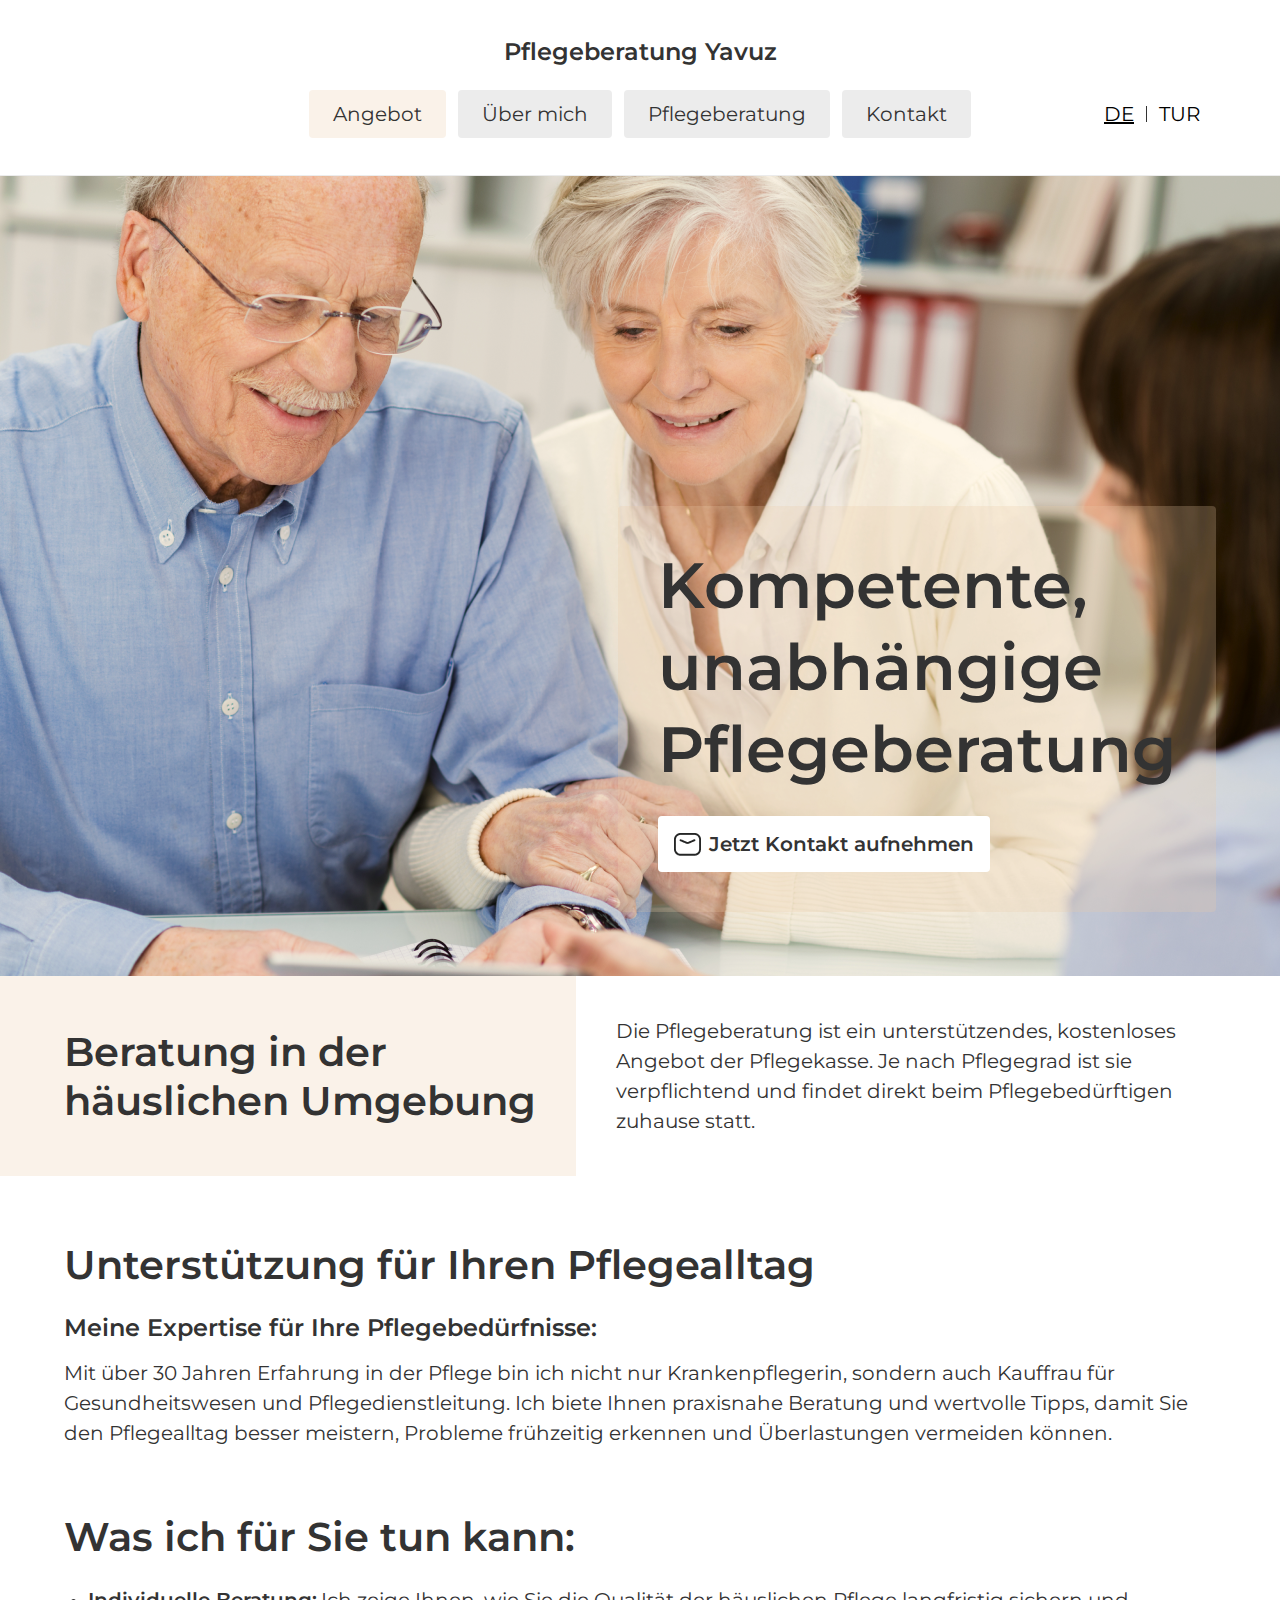
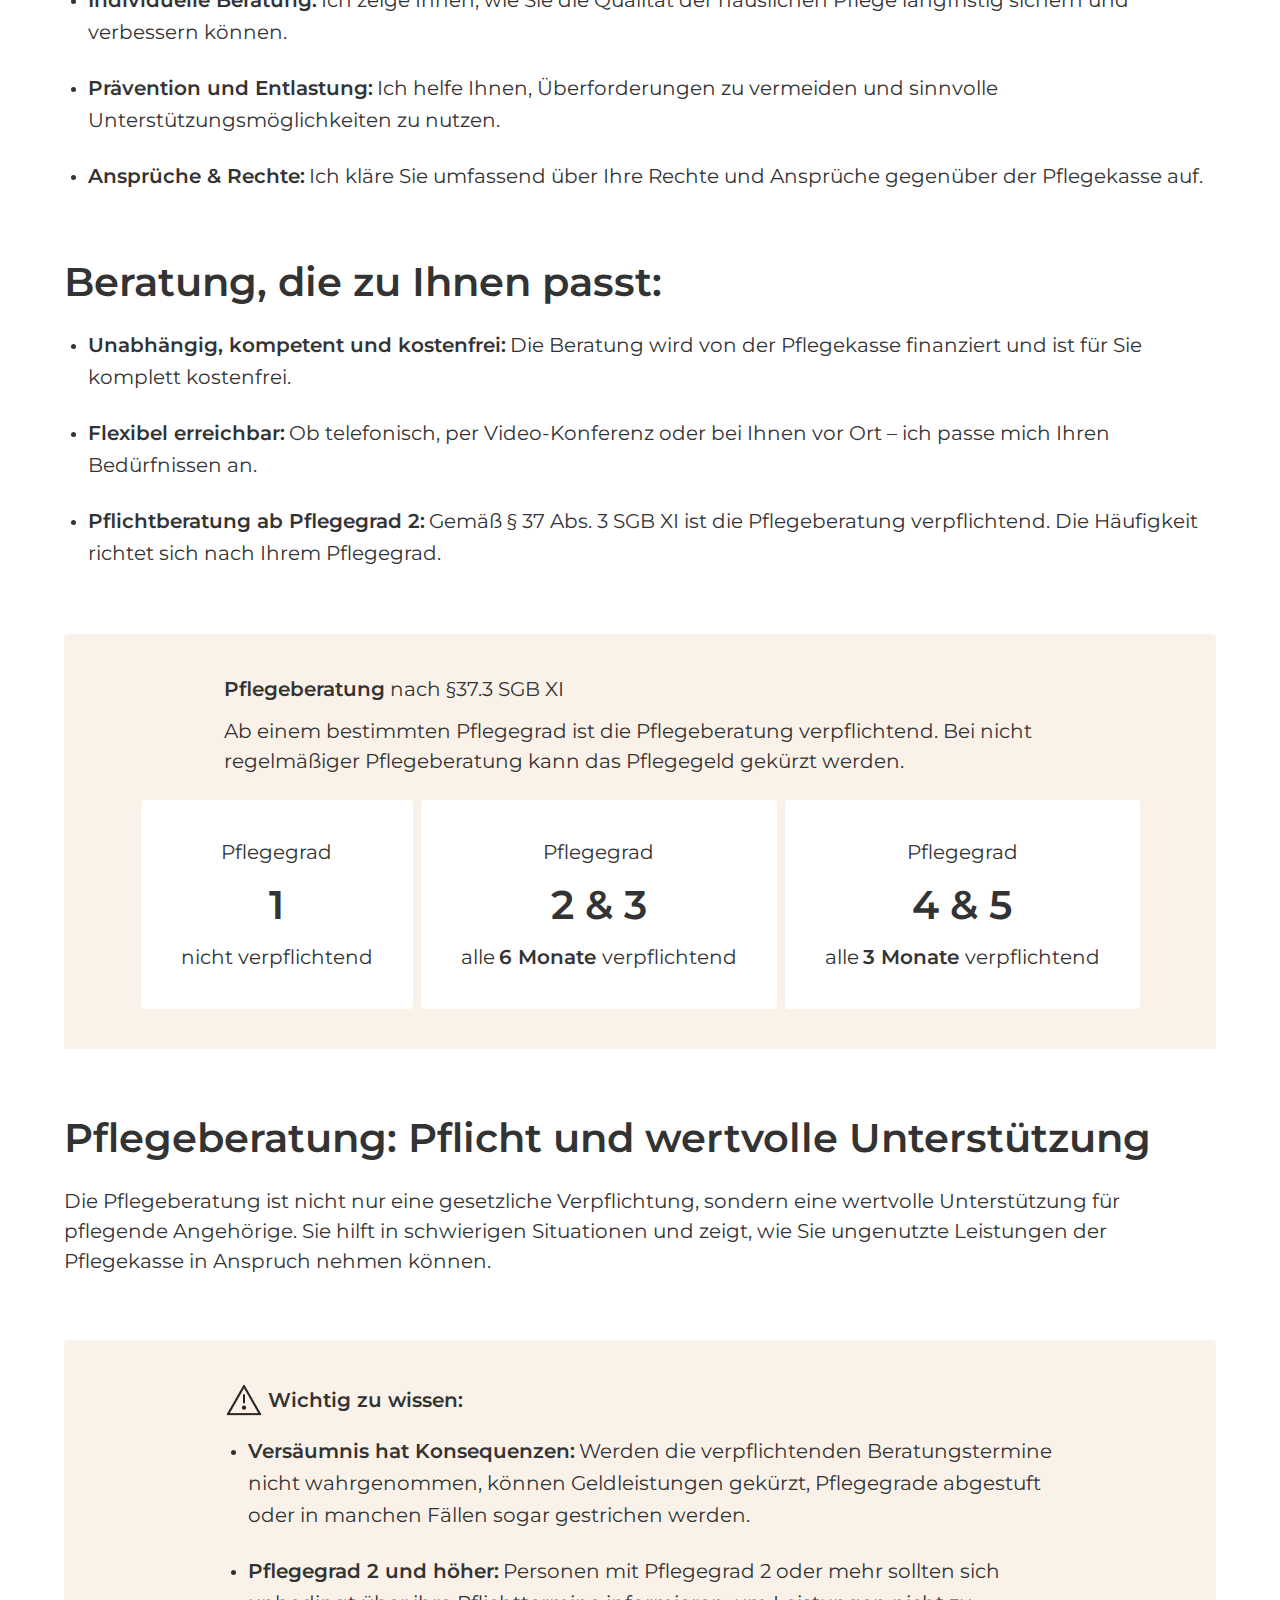
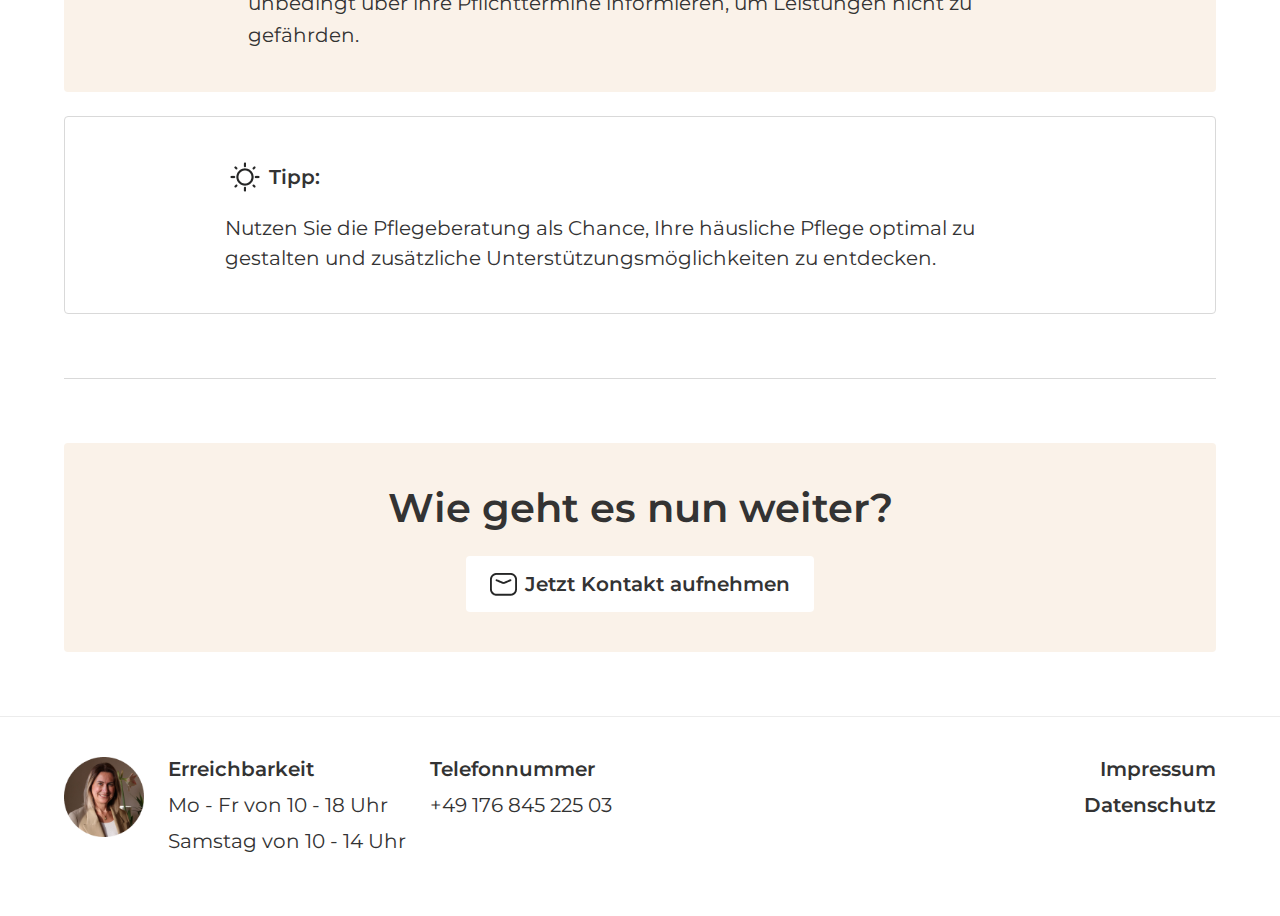
<file: index.html>
<!DOCTYPE html>
<html lang="de">
<head>
    <meta charset="UTF-8">
    <meta name="viewport" content="width=device-width, initial-scale=1, maximum-scale=1">
    <link rel="stylesheet" href="./index.css" type="text/css">
    <link rel="stylesheet" href="./styles/offer.css" type="text/css">
    <meta name="google-site-verification" content="JJRJML7XUEXVkB-7kRqzYmE6hcwbCmsKxET_n5iJw40" />
    <meta name="description" content="Individuelle und kostenlose Pflegeberatung in Hanau, Offenbach und Umgebung. Unterstützung für Senioren, Angehörige und Unternehmen.">
    <title>Pflegeberatung Yavuz | Kostenlose Pflegeberatung im Raum Hanau</title>
</head>
<body>
    <header>
        <div>
            <nav class="navbar">
                <h1 class="logo" data-translate="website-title">Pflegeberatung Yavuz</h1>
                <ul class="menu">
                    <div class="links">
                        <div class="close-btn">
                            <span></span>
                            <span></span>
                          </div>
                        <li><a class="active" data-translate="nav-home">Startseite</a></li>
                        <li><a href="./pages/about.html" data-translate="nav-about">Über mich</a></li>
                        <li><a href="./pages/pflegeberatung.html" data-translate="nav-care-consultation">Pflegeberatung</a></li>
                        <li><a href="./pages/contact.html" data-translate="nav-contact">Kontakt</a></li>
                    </div>
                    <div class="horizontal-separator"></div>
                    <div class="language-toggle">
                        <button id="btn-de" class="active lang" data-lang="de">DE</button>
                        <div class="vertical-separator"></div>
                        <button id="btn-tr" class="lang" data-lang="tur">TUR</button>
                    </div>
                </ul>
                <div class="burger">
                    <div></div>
                    <div></div>
                    <div></div>
                </div>
            </nav>
            <div class="language-toggle-2">
                <button id="btn-de" class="active lang" data-lang="de">DE</button>
                <div class="vertical-separator"></div>
                <button id="btn-tr" class="lang" data-lang="tur">TUR</button>
            </div>
        </div>
    </header>
    <main>
        <div class="hero-image-section">
            <div>
                <p data-translate="home-hero-image-cta-1">Kompetente,</p>
                <p data-translate="home-hero-image-cta-2">unabhängige</p>
                <p data-translate="home-hero-image-cta-3">Pflegeberatung</p>
                <button>
                    <a href="./pages/contact.html" data-translate="contact-btn">Jetzt Kontakt aufnehmen</a>
                </button>
            </div>
        </div>
        <div class="service-section">
            <div class="service-title">
                <p data-translate="home-service-title">Beratung in der häuslichen Umgebung</p>
            </div>
            <div class="service-description">
                <p data-translate="home-service-description">
                    Die Pflegeberatung ist ein unterstützendes, kostenloses Angebot der Pflegekasse. 
                    Je nach Pflegegrad ist sie verpflichtend und findet direkt beim Pflegebedürftigen zuhause statt.
                </p>
            </div>
        </div>
        <div class="content-section">
            <div>
                <p class="title" data-translate="home-support-title">Unterstützung für Ihren Pflegealltag</p>
                <p class="subtitle" data-translate="home-support-subtitle">Meine Expertise für Ihre Pflegebedürfnisse:</p>
                <p class="copy" data-translate="home-support-copy">
                    Mit über 30 Jahren Erfahrung in der Pflege bin ich nicht nur Krankenpflegerin, sondern auch Kauffrau 
                    für Gesundheitswesen und Pflegedienstleitung einer Tagespflegeeinrichtung. Ich biete Ihnen praxisnahe Beratung und wertvolle Tipps, 
                    damit Sie den Pflegealltag besser meistern, Probleme frühzeitig erkennen und Überlastungen vermeiden können.
                </p>
            </div>
            <div>
                <p class="title" data-translate="home-offer-title">Was ich für Sie tun kann:</p>
                <ul class="copy">
                    <li>
                        <span class="bold-copy" data-translate="home-offer-1">Individuelle Beratung:</span> 
                        <span data-translate="home-offer-1-description">Ich zeige Ihnen, wie Sie die Qualität der häuslichen Pflege langfristig sichern und verbessern können.</span>
                    </li>
                    <li>
                        <span class="bold-copy" data-translate="home-offer-2">Prävention und Entlastung:</span> 
                        <span data-translate="home-offer-2-description">Ich helfe Ihnen, Überforderungen zu vermeiden und sinnvolle Unterstützungsmöglichkeiten zu nutzen.</span>
                    </li>
                    <li>
                        <span class="bold-copy" data-translate="home-offer-3">Ansprüche & Rechte:</span> 
                        <span data-translate="home-offer-3-description">Ich kläre Sie umfassend über die Ihnen zustehenden Rechte und Ansprüche auf.</span>
                    </li>
                </ul>
            </div>
            <div>
                <p class="title" data-translate="home-care-package-title">Beratung, die zu Ihnen passt:</p>
                <ul class="copy">
                    <li>
                        <span class="bold-copy" data-translate="home-care-package-1">Unabhängig, kompetent und kostenfrei:</span> 
                        <span data-translate="home-care-package-1-description">Beratung wird von der Pflegekasse finanziert und ist für Sie komplett kostenfrei.</span>
                    </li>
                    <li>
                        <span class="bold-copy" data-translate="home-care-package-2">Flexibel erreichbar:</span> 
                        <span data-translate="home-care-package-2-description">Ob telefonisch, per Video-Konferenz oder bei Ihnen vor Ort – ich passe mich Ihren Bedürfnissen an.</span>
                    </li>
                    <li>
                        <span class="bold-copy" data-translate="home-care-package-3">Pflichtberatung ab Pflegegrad 2:</span> 
                        <span data-translate="home-care-package-3-description">Gemäß § 37 Abs. 3 SGB XI ist die Pflegeberatung verpflichtend. Die Häufigkeit richtet sich nach Ihrem Pflegegrad.</span>
                    </li>
                </ul>
            </div>
            <div class="highlight-section">
                <p class="copy title-margin">
                    <span class="bold-copy" data-translate="home-highlight-1-title-1">Pflegeberatung</span> 
                    <span data-translate="home-highlight-1-title-2"> nach §37.3 SGB XI</span> 
                </p>
                <p class="copy" data-translate="home-highlight-1-subtitle">
                    Ab einem bestimmten Pflegegrad ist die Pflegeberatung verpflichtend. 
                    Bei nicht regelmäßiger Pflegeberatung kann das Pflegegeld gekürzt werden.</p>
                <div class="care-categories">
                    <div>
                        <span data-translate="home-highlight-1-card-title">Pflegegrad</span>
                        <span class="bold-copy">1</span>
                        <span data-translate="home-highlight-1-card-1">nicht verpflichtend</span>
                    </div>
                    <div>
                        <span data-translate="home-highlight-1-card-title">Pflegegrad</span>
                        <span class="bold-copy">2 & 3</span>
                        <div>
                            <span data-translate="home-highlight-1-card-2-1">alle</span>
                            <span class="bold-copy" data-translate="home-highlight-1-card-2-2"> 6 Monate </span>
                            <span data-translate="home-highlight-1-card-2-3">verpflichtend</span>
                        </div>
                    </div>
                    <div>
                        <span data-translate="home-highlight-1-card-title">Pflegegrad</span>
                        <span class="bold-copy">4 & 5</span>
                        <div>
                            <span data-translate="home-highlight-1-card-2-1">alle</span>
                            <span class="bold-copy" data-translate="home-highlight-1-card-3-1"> 3 Monate </span>
                            <span data-translate="home-highlight-1-card-2-3">verpflichtend</span>
                        </div>
                    </div>
                </div>
            </div>
            <div>
                <p class="title" data-translate="home-duty-title">Pflegeberatung: Pflicht und wertvolle Unterstützung</p>
                <p class="copy" data-translate="home-duty-copy">
                    Die Pflegeberatung ist nicht nur eine gesetzliche Verpflichtung, sondern eine wertvolle Unterstützung für 
                    pflegende Angehörige. Sie hilft in schwierigen Situationen und zeigt, wie Sie ungenutzte Leistungen der Pflegekasse 
                    in Anspruch nehmen können.
                </p>
            </div>
            <div class="highlight-section sub-section-margin">
                <p class="copy bold-copy attention-icon" data-translate="home-highlight-2-title">Wichtig zu wissen:</p>
                <ul class="copy">
                    <li>
                        <span class="bold-copy" data-translate="home-highlight-2-copy-1">Versäumnis hat Konsequenzen:</span> 
                        <span data-translate="home-highlight-2-copy-2"> Werden die verpflichtenden Beratungstermine nicht wahrgenommen, können Geldleistungen gekürzt, 
                        Pflegegrade abgestuft oder in manchen Fällen sogar gestrichen werden.</span>
                    </li>
                    <li>
                        <span class="bold-copy" data-translate="home-highlight-2-copy-3">Pflegegrad 2 und höher:</span> 
                        <span data-translate="home-highlight-2-copy-4"> Personen mit Pflegegrad 2 oder mehr sollten sich unbedingt über ihre Pflichttermine informieren.</span>
                    </li>
                </ul>
            </div>
            <div class="outline-section">
                <p class="copy" style="display: flex; flex-direction: column;">
                        <span class="bold-copy" data-translate="home-outline-title">Tipp:</span> 
                        <span data-translate="home-outline-copy">
                            Nutzen Sie die Pflegeberatung als Chance, Ihre häusliche Pflege optimal zu gestalten 
                            und zusätzliche Unterstützungsmöglichkeiten zu entdecken.
                        </span>
                </p>
            </div>
            <hr>
            <div class="highlight-section contact-sub-section">
                <p class="title" data-translate="home-highlight-3-title">Wie geht es nun weiter?</p>
                <button>
                    <a href="./pages/contact.html" data-translate="contact-btn">Jetzt Kontakt aufnehmen</a>
                </button>
            </div>
        </div>
    </main>
    <footer>
        <div class="availability-information">
            <img src="../assets/pictures/profile-footer.png" alt="Ayfer Foto">
            <div>
                <p data-translate="footer-availability-title">Erreichbarkeit</p>
                <p data-translate="footer-availability-friday">Mo - Fr von 9 - 18 Uhr</p>
                <p data-translate="footer-availability-saturday">Samstag von 10 - 14 Uhr</p>
            </div>
            <div>
                <p data-translate="footer-phone-title">Telefonnummer</p>
                <p>+49 176 845 225 03</p>
            </div>
        </div>
        <div class="regulatory-links">
            <a href="#" data-translate="footer-imprint">Impressum</a>
            <a href="#" data-translate="footer-privacy">Datenschutz</a>
        </div>
    </footer>
    <script src="index.js" defer></script>
</body>
</html>
</file>
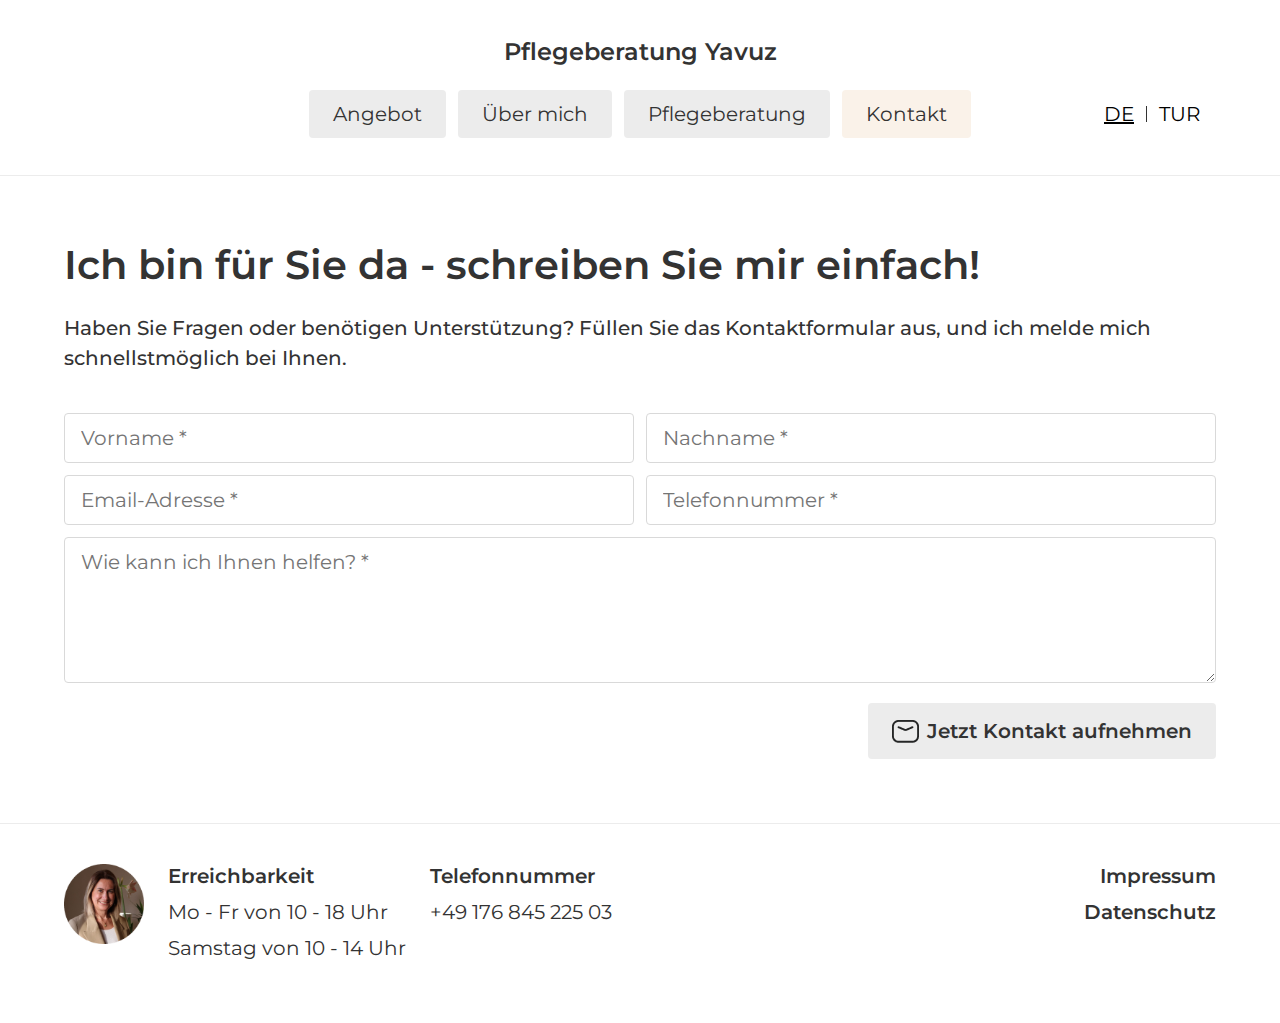
<file: pages/contact.html>
<!DOCTYPE html>
<html lang="de">
<head>
    <meta charset="UTF-8">
    <meta name="viewport" content="width=device-width, initial-scale=1, maximum-scale=1">
    <link rel="stylesheet" href="../styles/contact.css" type="text/css">
    <link rel="stylesheet" href="../index.css" type="text/css">
    <title>Pflegeberatung Yavuz</title>
</head>
<body>
    <header>
        <div>
            <nav class="navbar">
                <h1 class="logo" data-translate="website-title">Pflegeberatung Yavuz</h1>
                <ul class="menu">
                    <div class="links">
                        <div class="close-btn">
                            <span></span>
                            <span></span>
                          </div>
                        <li><a href="../index.html" data-translate="nav-home">Startseite</a></li>
                        <li><a href="./about.html" data-translate="nav-about">Über mich</a></li>
                        <li><a href="./pflegeberatung.html" data-translate="nav-care-consultation">Pflegeberatung</a></li>
                        <li><a class="active" data-translate="nav-contact">Kontakt</a></li>
                    </div>
                    <div class="horizontal-separator"></div>
                    <div class="language-toggle">
                        <button id="btn-de" class="active lang" data-lang="de">DE</button>
                        <div class="vertical-separator"></div>
                        <button id="btn-tr" class="lang" data-lang="tur">TUR</button>
                    </div>
                </ul>
                <div class="burger">
                    <div></div>
                    <div></div>
                    <div></div>
                </div>
            </nav>
            <div class="language-toggle-2">
                <button id="btn-de" class="active lang" data-lang="de">DE</button>
                <div class="vertical-separator"></div>
                <button id="btn-tr" class="lang" data-lang="tur">TUR</button>
            </div>
        </div>
    </header>
    <main>
        <div class="content-section">
            <div>
                <p class="title" data-translate="contact-title">Ich bin für Sie da – schreiben Sie mir einfach!</p>
                <p class="copy" data-translate="contact-subtitle">
                    Haben Sie Fragen oder benötigen Unterstützung? Füllen Sie das Kontaktformular aus, und ich melde mich schnellstmöglich bei Ihnen.
                </p>
                <div class="contact-container">
                    <form method="POST" id="contact-form">
                        <!-- Web3Forms configuration -->
                        <input type="hidden" name="access_key" value="24525426-7dcd-4e02-8e9c-813eb4b62b63">
                        <input type="hidden" name="subject" value="Neue Kontaktanfrage für Yavuz Pflegeberatung">
                        <input type="hidden" name="from_name" value="Website - Yavuz Pflegeberatung">
                        <input type="checkbox" name="botcheck" class="hidden" style="display: none;">

                        <!-- Custom form data -->
                        <input type="text" name="vorname" placeholder="Vorname *" data-placeholder-de="Vorname *" data-placeholder-tur="İlk isim *" required>
                        <input type="text" name="nachname" placeholder="Nachname *" data-placeholder-de="Nachname *" data-placeholder-tur="Soyadı *" required>
                        <input type="email" name="email" placeholder="Email-Adresse *" data-placeholder-de="Email-Adresse *" data-placeholder-tur="E-posta adresi *" required>
                        <input type="tel" name="phone" placeholder="Telefonnummer *" data-placeholder-de="Telefonnummer *" data-placeholder-tur="Telefon numarası *" required>
                        <textarea name="message" rows="5" pattern="[0-9]{4}-[0-9]{8}" placeholder="Wie kann ich Ihnen helfen? *" data-placeholder-de="Wie kann ich Ihnen helfen? *" data-placeholder-tur="Size nasıl yardımcı olabilirim? *" required></textarea>
                        <button type="submit" data-translate="contact-btn">Jetzt Kontakt aufnehmen</button>

                        <!-- Custom success message after submission -->
                        <div id="form-feedback-container" style="display: none"></div>
                    </form>
                </div>
            </div>
        </div>
    </main>
    <footer>
        <div class="availability-information">
            <img src="../assets/pictures/profile-footer.png" alt="Ayfer Foto">
            <div>
                <p data-translate="footer-availability-title">Erreichbarkeit</p>
                <p data-translate="footer-availability-friday">Mo - Fr von 9 - 18 Uhr</p>
                <p data-translate="footer-availability-saturday">Samstag von 10 - 14 Uhr</p>
            </div>
            <div>
                <p data-translate="footer-phone-title">Telefonnummer</p>
                <p>+49 176 845 225 03</p>
            </div>
        </div>
        <div class="regulatory-links">
            <a href="#" data-translate="footer-imprint">Impressum</a>
            <a href="#" data-translate="footer-privacy">Datenschutz</a>
        </div>
    </footer>
    <script src="../index.js" defer></script>
    <script src="../form-submission.js" defer></script>
</body>
</html>
</file>
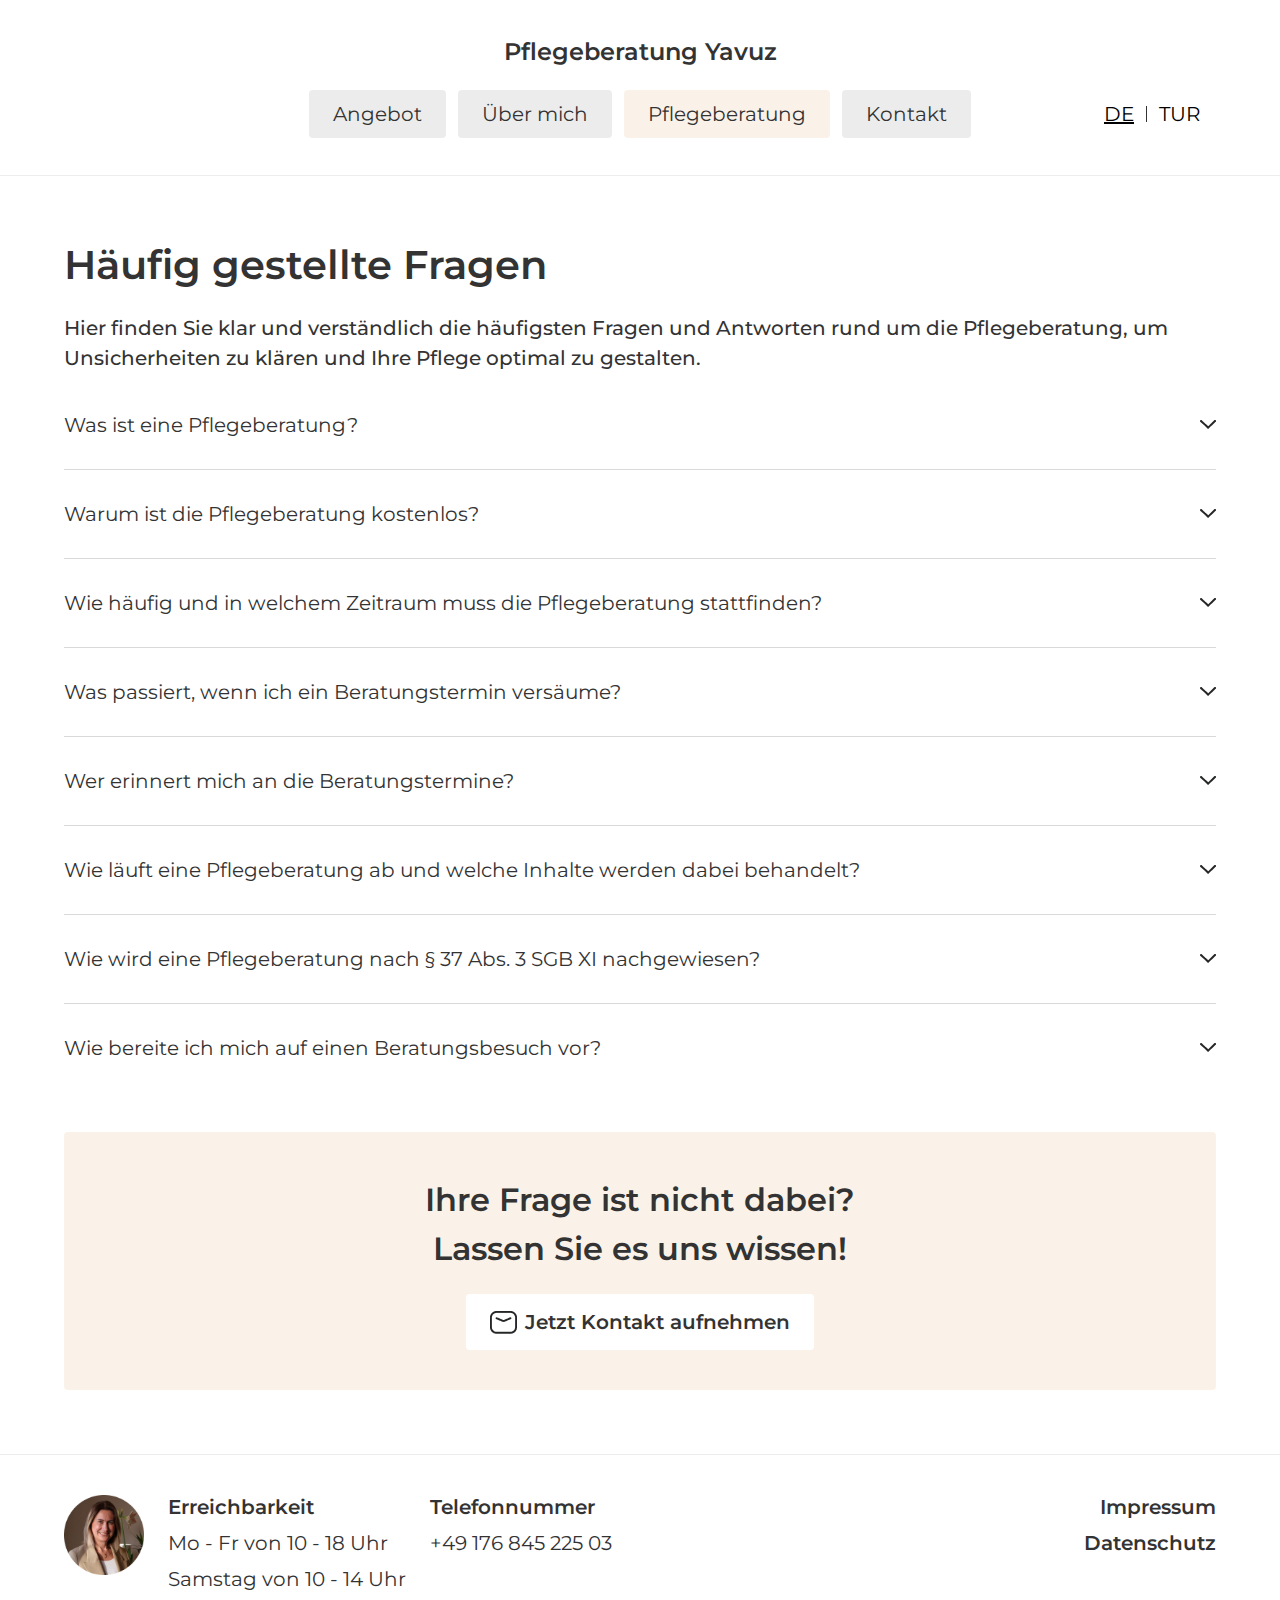
<file: pages/pflegeberatung.html>
<!DOCTYPE html>
<html lang="de">
<head>
    <meta charset="UTF-8">
    <meta name="viewport" content="width=device-width, initial-scale=1, maximum-scale=1">
    <link rel="stylesheet" href="../index.css" type="text/css">
    <link rel="stylesheet" href="../styles/pflegeberatung.css" type="text/css">
    <title>Pflegeberatung Yavuz</title>
</head>
<body>
    <header>
        <div>
            <nav class="navbar">
                <h1 class="logo" data-translate="website-title">Pflegeberatung Yavuz</h1>
                <ul class="menu">
                    <div class="links">
                        <div class="close-btn">
                            <span></span>
                            <span></span>
                          </div>
                        <li><a href="../index.html" data-translate="nav-home">Angebot</a></li>
                        <li><a href="./about.html" data-translate="nav-about">Über mich</a></li>
                        <li><a class="active" data-translate="nav-care-consultation">Pflegeberatung</a></li>
                        <li><a href="./contact.html" data-translate="nav-contact">Kontakt</a></li>
                    </div>
                    <div class="horizontal-separator"></div>
                    <div class="language-toggle">
                        <button id="btn-de" class="active lang" data-lang="de">DE</button>
                        <div class="vertical-separator"></div>
                        <button id="btn-tr" class="lang" data-lang="tur">TUR</button>
                    </div>
                </ul>
                <div class="burger">
                    <div></div>
                    <div></div>
                    <div></div>
                </div>
            </nav>
            <div class="language-toggle-2">
                <button id="btn-de" class="active lang" data-lang="de">DE</button>
                <div class="vertical-separator"></div>
                <button id="btn-tr" class="lang" data-lang="tur">TUR</button>
            </div>
        </div>
    </header>
    <main>
        <div class="content-section">
            <div>
                <p class="title" data-translate="faq-title">Häufig gestellte Fragen</p>
                <p class="copy" data-translate="faq-subtitle">
                    Hier finden Sie klar und verständlich die häufigsten Fragen und Antworten rund um die Pflegeberatung, 
                    um Unsicherheiten zu klären und Ihre Pflege optimal zu gestalten.
                </p>
                <div class="faq-container">
                    <details class="faq-item">
                        <summary class="faq-question" data-translate="faq-question-1">Was ist eine Pflegeberatung?</summary>
                        <span data-translate="faq-answer-1-1">Die Pflegeberatung nach § 37 Abs. 3 SGB XI ist für Pflegebedürftige, die ausschließlich Pflegegeld erhalten, verpflichtend. Die Beratung findet in festen Intervallen in ihrer Häuslichkeit statt:</span><br>
                        <span data-translate="faq-answer-1-2">Halbjährlich einmal für Pflegegrad 2 und 3, vierteljährlich einmal für Pflegegrad 4 und 5.</span><br>
                        <span data-translate="faq-answer-1-3">Wer zusätzlich Sachleistungen von einem ambulanten Pflegedienst bezieht, muss die Beratungseinsätze nicht abrufen.</span><br>
                        <span data-translate="faq-answer-1-4">Auch Personen mit Pflegegrad 1 unterliegen keiner Beratungspflicht. Die Beratungseinsätze können dennoch halbjährlich kostenfrei abgerufen werden. Die Beratung dient der Qualitätssicherung in der häuslichen Pflege. Sie ist eine Hilfestellung für häuslich Gepflegte und Pflegende, die im Rahmen des Beratungsgespräches auf Wunsch auch eine pflegefachliche Anleitung oder Unterstützung erhalten. Bei Bedarf werden außerdem Empfehlungen zur Überprüfung beziehungsweise Höherstufung des Pflegegrades erteilt.</span>
                    </details>
                    <details class="faq-item">
                        <summary class="faq-question" data-translate="faq-question-2">Warum ist die Pflegeberatung kostenlos?</summary>
                        <span data-translate="faq-answer-2-1">Die Pflegeberatung ist für Pflegebedürftige kostenlos, da die Pflegekasse die Kosten der Beratungseinsätze übernimmt.</span><br>
                        <span data-translate="faq-answer-2-2">Sie können als Versicherte die Beratung durch einen Pflegedienst, eine qualifizierte Pflegefachkraft wie mich oder in einem Pflegestützpunkt erhalten.</span>
                    </details>
                    <details class="faq-item">
                        <summary class="faq-question" data-translate="faq-question-3">Wie häufig und in welchem Zeitraum muss die Pflegeberatung stattfinden?</summary>
                        <span data-translate="faq-answer-3-1">Die Intervalle der Pflegeberatung variieren abhängig vom Pflegegrad. Dies ist auch verständlich, denn je höher der Pflegegrad ist, desto höher ist der mit der häuslichen Pflege verbundene Aufwand und auch die damit einhergehende Verantwortung. Daher muss die Pflegeberatung für Pflegegrad 2 und 3 alle sechs Monate, für Pflegegrad 4 und 5 alle drei Monate abgerufen werden. Die Zeiträume werden seitens der Pflegekasse fest vorgegeben:</span><br>
                        <span data-translate="faq-answer-3-2">Bitte beachten Sie, dass sich die vorstehenden Fristen nicht auf den Beratungseinsatz selbst, sondern auf den Nachweis über eben diesen Beratungseinsatz beziehen. Das heißt, für den ersten Beratungstermin im Jahr muss für Pflegegrad 2 und 3 der Nachweis zum 30. Juni bei der Pflegekasse eingegangen sein, für Pflegegrad 4 und 5 entsprechend zum 31. März.</span>
                    </details>
                    <details class="faq-item">
                        <summary class="faq-question" data-translate="faq-question-4">Was passiert, wenn ich ein Beratungstermin versäume?</summary>
                        <span data-translate="faq-answer-4-1">Wenn Sie zum ersten Mal einen Beratungstermin versäumen, erhalten Sie ein Erinnerungsschreiben der Pflegekasse. In diesem Fall empfehle ich Ihnen sofort zu reagieren und einen Termin mit mir zu vereinbaren! Weisen Sie innerhalb der genannten Frist einen Nachweis über eine Beratung ein, passiert nichts.</span><br>
                        <span data-translate="faq-answer-4-2">Kommen Sie der Nachweispflicht nicht nach, wird das Pflegegeld ab dem ersten des Folgemonats gekürzt, in der Regel um 50 Prozent. Werden Beratungseinsätze wiederholt versäumt, wird das Pflegegeld zum ersten des Folgemonats vollständig einbehalten.</span>
                    </details>
                    <details class="faq-item">
                        <summary class="faq-question" data-translate="faq-question-5">Wer erinnert mich an die Beratungstermine?</summary>
                        <span data-translate="faq-answer-5">Die Pflegekasse übernimmt keine Erinnerung an Ihre Beratungstermine. Mit meinem Erinnerungsservice werden Sie jedoch ab der ersten Beratung rechtzeitig informiert!</span>
                    </details>
                    <details class="faq-item">
                        <summary class="faq-question" data-translate="faq-question-6">Wie läuft eine Pflegeberatung ab und welche Inhalte werden dabei behandelt?</summary>
                        <span data-translate="faq-answer-6-1">Wir besprechen mit Ihnen ihre aktuelle Pflegesituation und suchen je nach ihrem individuellen Bedarf nach Möglichkeiten, um Sie zu unterstützen und pflegende Angehörige zu entlasten. Selbstverständlich können Sie während dem Beratungsgespräch Fragen stellen, die Ihnen auf dem Herzen liegen.</span><br>
                        <span data-translate="faq-answer-6-2">Diese Themen könnten u. a. Inhalt der Beratung sein:</span><br>
                        <ul>
                            <li data-translate="faq-answer-6-3">Bedarf von Hilfsmitteln (z.B. Rollator)</li>
                            <li data-translate="faq-answer-6-4">Bedarf von Pflegehilfsmitteln zum (Windeln, Desinfektion etc.)</li>
                            <li data-translate="faq-answer-6-5">Anpassungen des Wohnraumes wie z.B. Badumbau</li>
                            <li data-translate="faq-answer-6-6">Notwendigkeit eines Hausnotrufs</li>
                            <li data-translate="faq-answer-6-7">Einschätzung der Pflegesituation</lir>
                            <li data-translate="faq-answer-6-8">Ggf. Höherstufung des Pflegegrades</li>
                            <li data-translate="faq-answer-6-9">Möglichkeiten von Entlastungsleistungen aufzeigen</li>
                            <li data-translate="faq-answer-6-10">Praktische Tipps zur aktuellen Alltagssituation der Pflegeperson</li>
                        </ul>
                    </details>
                    <details class="faq-item">
                        <summary class="faq-question" data-translate="faq-question-7">Wie wird eine Pflegeberatung nach § 37 Abs. 3 SGB XI nachgewiesen?</summary>
                        <span data-translate="faq-answer-7">Den Beratungsbesuch müssen Sie als pflegebedürftige Person oder als pflegender Angehöriger nicht selbst nachweisen. Die Person, die den Beratungsbesuch bei Ihnen durchführt, füllt das Formular „Nachweis über einen Beratungseinsatz nach § 37 Abs. 3 SGB XI“ aus und übermittelt dieses an Ihre Pflegekasse.</span>
                    </details>
                    <details class="faq-item">
                        <summary class="faq-question" data-translate="faq-question-8">Wie bereite ich mich auf einen Beratungsbesuch vor?</summary>
                        <span data-translate="faq-answer-8-1">Gerne können Sie schon einmal Ihre Unterlagen bereithalten. Hierzu zählen Ihr Versichertenkärtchen, der Pflegegrad-Bescheid und eventuell vorhandene ärztliche Gutachten.</span><br>
                        <span data-translate="faq-answer-8-2">Nutzen Sie die Gelegenheit und notieren sich vor ab Ihre Fragen.</span>
                    </details>
                </div>
            </div>
            <div class="highlight-section contact-sub-section">
                <p class="title">
                    <span data-translate="faq-highlight-title-1">Ihre Frage ist nicht dabei?</span><br>
                    <span data-translate="faq-highlight-title-2">Lassen Sie es uns wissen!</span>
                </p>
                <button>
                    <a href="./contact.html" data-translate="contact-btn">Jetzt Kontakt aufnehmen</a>
                </button>
            </div>
        </div>
    </main>
    <footer>
        <div class="availability-information">
            <img src="../assets/pictures/profile-footer.png" alt="Ayfer Foto">
            <div>
                <p data-translate="footer-availability-title">Erreichbarkeit</p>
                <p data-translate="footer-availability-friday">Mo - Fr von 9 - 18 Uhr</p>
                <p data-translate="footer-availability-saturday">Samstag von 10 - 14 Uhr</p>
            </div>
            <div>
                <p data-translate="footer-phone-title">Telefonnummer</p>
                <p>+49 176 845 225 03</p>
            </div>
        </div>
        <div class="regulatory-links">
            <a href="#" data-translate="footer-imprint">Impressum</a>
            <a href="#" data-translate="footer-privacy">Datenschutz</a>
        </div>
    </footer>
    <script src="../index.js" defer></script>
</body>
</html>
</file>
<file: index.css>
@import url('https://fonts.googleapis.com/css2?family=Montserrat:ital,wght@0,100..900;1,100..900&display=swap');

:root {
  --website-beige: rgba(236, 203, 166, 0.25);
  --website-white: #fff;
  --website-black: #333333;
  --website-grey: rgba(217, 217, 217, 1);
  --website-opacified-grey: rgba(217, 217, 217, 0.5);
}

* { 
  margin: 0;
  padding: 0;
  box-sizing: border-box;
}

html {
  -webkit-text-size-adjust: 100%;
  text-size-adjust: 100%;
  font-size: 16px;
}

p, h1, li, a, span, input, textarea, button, summary  {
  font-size: 16px;
  text-decoration: none;
  color: var(--website-black);
  font-size: 1rem;
  font-family: "Montserrat", serif;
}

.copy, .service-description p {
  line-height: 150%;
}

body {
  display: grid;
  grid-template-columns: 1fr;
  grid-template-rows: auto 1fr auto;
}

header {
  grid-column: 1/-1;
  grid-row: 1/2;
  padding: 32px 16px;
  background-color: var(--website-beige);
}

header .navbar {
  display: flex;
  justify-content: space-between;
  align-items: center;
}

header .logo {
  justify-self: center;
  align-self: center;
  font-weight: 600;
}

header .menu {
  display: none;
  flex-direction: column;
  position: fixed;
  top: 0;
  left: 0;
  width: 100vw;
  height: 100vh;
  justify-content: center;
  align-items: center;
  background: var(--website-white);
  list-style: none;
}

header .menu :is(.links, .language-toggle) {
  display: none;
}

header .menu .language-toggle {
  display: inherit;
  gap: 12px;
  display: flex;
  flex-direction: row;
  align-items: center;
}

header .menu .language-toggle button {
  background: none;
  border: none;
  cursor: pointer;
  transition: color 0.3s ease;
  padding: 0;
  color: var(--black);
}

header .menu .language-toggle button.active {
  text-decoration: underline;
}

header .menu .language-toggle .vertical-separator {
  height: 24px;
  width: 1px;
  background-color: var(--website-black);
}

header .menu.open {
  display: flex;
  gap: 40px;
  align-items: center;
}

header .menu.open :is(a, button) {
  font-size: 16px;
  font-weight: 500;
}

header .menu.open .links {
  display: inherit;
  flex-direction: column;
  gap: 1rem;
  align-items: center;
}

header .menu.open .horizontal-separator {
  height: 2px;
  width: calc(100vw - 32px);
  background: var(--website-grey);
}

header .language-toggle-2 {
  display: none;
  gap: 12px;
  flex-direction: row;
  align-items: center;
  margin-bottom: 12px;
}

header .language-toggle-2 button {
  background: none;
  border: none;
  cursor: pointer;
  transition: color 0.3s ease;
  padding: 0;
  color: var(--black);
}

header .language-toggle-2 button.active {
  text-decoration: underline; 
}

header .language-toggle-2 .vertical-separator {
  height: 16px;
  width: 1px;
  background-color: var(--website-black);
}

header .burger {
  display: block;
  cursor: pointer;
}

header .burger div {
  width: 24px;
  height: 2px;
  background: var(--website-black);
  margin: 4px 0;
  border-radius: 4px;
}

header .close-btn {
  position: absolute;
  top: 32px;
  right: 16px;
  width: 24px;
  height: 24px;
  display: flex;
  align-items: center;
  justify-content: center;
  cursor: pointer;
}

header .close-btn span {
  position: absolute;
  width: 24px;
  height: 2px;
  background: black;
  border-radius: 4px;
}

header .close-btn span:first-child {
  transform: rotate(45deg);
}

header .close-btn span:last-child {
  transform: rotate(-45deg);
}

main {
  grid-column: 1/-1;
  grid-row: 2/3;
}

.contact-sub-section button {
  background: var(--website-white);
  border: none;
  border-radius: 4px;
  font-size: 16px;
  padding: 1rem 1.5rem;
  cursor: pointer;
}

.contact-sub-section button a {
  font-weight: 600;
}

.bold-copy {
  font-weight: 600;
}

footer {
  grid-column: 1/-1;
  grid-row: 3/4;
  display: flex;
  flex-direction: column;
  align-items: center;
  background: var(--website-beige);
  padding: 32px 0;
}

footer .availability-information {
  display: flex;
  flex-direction: column;
  align-items: center;
  margin-bottom: 40px;
  gap: 24px;
}

footer .availability-information img {
  width: 80px;
  height: 80px;
}

footer .availability-information div {
  display: inherit;
  flex-direction: column;
  align-items: center;
  gap: 16px;
}

footer .availability-information div p:first-child {
  font-weight: 600;
}

footer .regulatory-links {
    display: flex;
    flex-direction: column;
    align-items: center;
    gap: 16px;
    font-weight: 600;
}

@media (min-width: 768px) {
  header {
    grid-template-rows: 1fr auto 1fr;
    background: var(--website-white);
    border-bottom: 1px solid var(--website-opacified-grey);
  }

  header > div {
    grid-column: 2/3;
    grid-row: 2/3;
    align-items: center;
  }

  header > div:first-child {
    display: flex;
    flex-direction: column;
    justify-content: center;
    align-items: center;
    position: relative;
    z-index: 0;
  }

  header > div:nth-child(2) {
    position: relative;
    z-index: 1;
  }

  header .navbar {
    display: flex;
    flex-direction: column;
    gap: 24px;
    transition: all 0.3s ease-in-out;
  }

  header .navbar a {
    display: inline-block;
    padding: 12px 24px;
    border-radius: 4px;
    background: var(--website-opacified-grey);
    transition: transform 0.25 ease-in-out, background 0.25 ease-in-out;
  }

  header .navbar a.active {
    background: var(--website-beige);
  }

  header .navbar a:hover {
    transform: scale(1.02);
    background: var(--website-beige)
  }

  header .navbar a:active {
    transform: scale(0.98);
    background: var(--website-beige)
  }

  header .logo {
    font-size: 24px;
  }

  header :is(.burger, .close-btn) {
    display: none !important;
  }

  header .menu {
    display: flex;
    flex-direction: column;
    position: relative;
    width: fit-content;
    height: fit-content;
    justify-content: center;
    align-items: center;
    background: none;
  }

  header .menu .links {
    display: flex;
    gap: 12px;
  }
  
  header .menu .language-toggle {
    display: flex;
    margin-top: 24px;
  }

  header .menu .language-toggle .vertical-separator {
    height: 16px;
  }
}

@media (min-width: 790px) {
  footer {
    flex-direction: row;
    justify-content: space-between;
    align-items: flex-start;
    padding: 40px;
  }

  footer .availability-information {
    flex-direction: row;
    align-items: flex-start;
  }

  footer .availability-information div {
    align-items: flex-start;
  }

  footer .regulatory-links {
      align-items: flex-start;
  }
}

@media (min-width: 820px) {
  body {
    grid-template-rows: 200px minmax(calc(100vh - 400px), auto) 200px;
  }
}

@media (min-width: 1150px) {
  body {
    grid-template-rows: 176px minmax(calc(100vh - 376px), auto) 200px;
  }

  header div {
    display: flex;
    flex-direction: row;
  }

  header div:first-child {
    flex-direction: row;
  }

  header div :is(.menu .language-toggle) {
    display: none;
  }

  header div .language-toggle-2 {
      display: flex;
      align-self: flex-end;
      position: absolute;
      right: 0;
  }
}

@media (min-width: 1280px) {
  body {
    grid-template-columns: 1fr minmax(64rem, 88rem) 1fr;
    background-color: var(--website-beige);
  }

  main {
    grid-column: 2/3;
  }

  header {
    display: grid;
    grid-template-columns: 1fr minmax(64rem, 88rem) 1fr;
    grid-template-rows: 1fr auto 1fr;
  }

  header div .language-toggle-2 {
    right: 64px;
  }

  header a, button {
      font-size: 20px;
  }

  footer {
    grid-column: 1/-1;
    grid-row: 3/4;
    display: inherit;
    grid-template-columns: inherit;
    grid-template-rows: 0 auto 0;
    padding: 40px 0;
    background: var(--website-white);
    border-top: 1px solid var(--website-opacified-grey);
  }

  footer p, a {
      font-size: 20px;
  }

  footer .availability-information {
    grid-column: 2/3;
    grid-row: 2/3;
    margin-left: 64px;
    display: flex;
    flex-direction: row;
  }

  footer .availability-information div {
    flex-direction: column;
    gap: 0px;
  }

  footer .availability-information div p:first-child {
    font-weight: 600;
  }

  footer .availability-information div p:has(+ p) {
    margin-bottom: 12px;
  }

  footer .regulatory-links {
    grid-column: 2/3;
    grid-row: 2/3;
    display: flex;
    flex-direction: column;
    align-items: end;
    margin-right: 64px;
    gap: 0px;
  }

  footer .regulatory-links a {
    font-weight: 600;
  }

  footer .regulatory-links a:has(+ a) {
    margin-bottom: 12px;
  }
}
</file>
<file: styles/offer.css>
main {
    background: var(--website-white);
}

main .hero-image-section {
    background: no-repeat url(../assets/pictures/senioren-paar.png);
    background-size: cover;
    background-position-x: 20%;
    height: 400px;
    display: flex;
    align-items: flex-end;
    justify-content: center;
}

main .hero-image-section div {
    width: 100%;
    margin: 0 1rem 1rem 1rem;
    background:  rgb(250 242 233 / 75%);
    font-size: 2rem;
    font-weight: 600;
    padding: 16px;
    text-align: left;
    border-radius: 4px;
    display: flex;
    flex-direction: column;
    align-items: start;
}

main .hero-image-section div p {
    margin-bottom: 4px;
    font-size: 2rem;
}

main .hero-image-section div button {
    width: inherit;
    margin-top: 24px;
    transition: transform 0.25 ease-in-out;
    background: var(--website-white);
    border: none;
    border-radius: 4px;
    font-size: 1.5rem;
    padding: 1rem 1rem;
    cursor: pointer;
}

main .hero-image-section div button:hover {
    transform: scale(1.02);
}

main .hero-image-section div button:active {
    transform: scale(0.98);
}

main .hero-image-section div button a {
    display: flex;
    justify-content: center;
    align-items: center;
    gap: 8px;
    font-weight: 600;
}

main .hero-image-section div button a::before {
    content: url(../assets/icons/mail.png);
    height: 23px;
}

main .service-section {
    display: flex;
    flex-direction: column;
    justify-content: center;
    text-align: left;
    padding: 40px 16px;
    background: var(--website-beige);
}

main .service-section .service-title {
    font-weight: 600;
    display: flex;
    align-items: center;
    margin-bottom: 24px;
}

main .service-section .service-title p {
    font-size: 2rem;
}

main .service-section .service-description {
    display: flex;
    align-items: center;
    font-weight: 1rem;
    line-height: 150%;
}

main .content-section {
    margin: 40px 16px;
}

main .content-section > div{
    margin-bottom: 40px;
}

main .content-section .title {
    font-size: 2rem;
    margin-bottom: 1.5rem;
}

main .content-section .subtitle {
    font-size: 1rem;
    margin-bottom: 1rem;
}

main .content-section :is(.title, .subtitle) {
    font-weight: 600;
}

main .content-section li {
    margin-left: 1.5rem;
}

main .content-section li:not(:nth-last-child(1)) {
    margin-bottom: 1.5rem;
}

main .content-section .highlight-section {
    width: 100%;
    padding: 40px 16px;
    background: var(--website-beige);
    border-radius: 4px;
    display: flex;
    flex-direction: column;
}

main .content-section .highlight-section .care-categories {
    margin-top: 24px;
    display: flex;
    flex-direction: column;
    gap: 8px;
}

main .content-section .highlight-section .care-categories > div {
    background: var(--website-white);
    padding: 24px;
    display: flex;
    flex-direction: column;
    align-items: center;
    text-align: center;
    border-radius: 4px;
}

main .content-section .highlight-section .care-categories > div >.bold-copy:not(:is([data-translate="highlight-1-card-2-2"], [data-translate="highlight-1-card-3-1"])) {
    font-size: 2rem;
}

main .content-section .highlight-section .attention-icon {
    align-self: flex-start;
    display: flex;
    align-items: center;
    margin-bottom: 1rem;
}

main .content-section .highlight-section .attention-icon::before {
    content: url(../assets/icons/achtung.png);
    height: 40px;
    margin-right: 4px;
}

main .content-section .highlight-section .title-margin {
    margin-bottom: 12px;
    align-self: flex-start;
}

main .content-section .sub-section-margin {
    margin-bottom: 24px !important;
}

main .content-section .outline-section {
    padding: 40px 16px;
    border-radius: 4px;
    border: 1px solid var(--website-grey);
}

main .content-section .outline-section p {
    display: flex;
    flex-direction: row;
}

main .content-section .outline-section p span:first-child {
    display: flex;
    align-items: center;
    margin-bottom: 1rem;
}

main .content-section .outline-section p span:first-child::before {
    content: url(../assets/icons/info.png);
    height: 40px;
    margin-right: 4px;
}

main .content-section hr {
    height: 1px;
    margin: 64px 0;
    background: var(--website-grey);
    border: none;
}

main .content-section .contact-sub-section {
    display: flex;
    flex-direction: column;
}

main .content-section .contact-sub-section p {
    text-align: center;
}

main .content-section .contact-sub-section button {
    transition: transform 0.25 ease-in-out;
}

main .content-section .contact-sub-section button:hover {
    transform: scale(1.02);
}

main .content-section .contact-sub-section button:active {
    transform: scale(0.98);
}

main .content-section .contact-sub-section button a {
    display: flex;
    justify-content: center;
    align-items: center;
    gap: 8px;
}

main .content-section .contact-sub-section button a::before {
    content: url(../assets/icons/mail.png);
    display: flex;
    height: 23px;
}

@media (min-width: 500px) {
    main .contact-sub-section {
        align-items: center;
    }

    main .contact-sub-section button {
        width: fit-content;
    }

    main .hero-image-section {
        justify-content: flex-end;
    }

    main .hero-image-section div {
        width: auto;
    }

    main .hero-image-section div button {
        width: fit-content;
    }

    main .care-categories {
        max-width: 280px;
        align-self: center;
    }
}

@media (min-width: 768px) {
    main .hero-image-section div {
        margin: 40px;
    }

    main .hero-image-section div p {
        font-size: 40px;
    }

    main .service-section {
        padding: 40px;
    }

    main .content-section {
        margin: 40px;
    }

    main .content-section :is(.highlight-section, .outline-section) {
        padding: 40px;
    }

    main .content-section .highlight-section .care-categories > div {
        padding: 40px;
    }
}

@media (min-width: 820px) {
    main .content-section .highlight-section .care-categories {
        flex-direction: row;
        max-width: none;
    }
}

@media (min-width: 1280px) {
    .copy, 
    .copy span,
    .service-description p,
    li span,
    .care-categories span,
    button a {
        font-size: 20px;
    }

    main .hero-image-section {
        background-size: auto;
        height: 800px;
        justify-content: end;
    }

    main .hero-image-section div {
        background: var(--website-beige);
        font-size: 64px;
        font-weight: 600;
        padding: 40px;
        text-align: left;
        margin: 0px 64px 64px 0;
        display: inherit;
    }

    main .hero-image-section div p {
        font-size: 64px;
    }

    main .service-section {
        display: grid;
        grid-template-columns: 45% 55%;
        padding: 0px;
    }

    main .service-section .service-title {
        margin-bottom: 0;
        padding: 40px 40px 40px 64px;
    }

    main .service-section .service-title p {
        font-size: 40px;
    }

    main .service-section .service-description {
        background-color: var(--website-white);
        padding: 40px 64px 40px 40px;
    }

    main .content-section {
        margin: 64px;
    }

    main .content-section > div{
        margin-bottom: 64px;
    }

    main .content-section .title {
        font-size: 40px;
    }

    main .content-section .subtitle {
        font-size: 24px;
    }

    main .content-section li:not(:nth-last-child(1)) {
        margin-bottom: 24px;
    }

    main .content-section .highlight-section {
        padding: 40px 160px;
    }

    main .content-section .highlight-section .care-categories {
        margin-top: 24px;
        flex-direction: row;
        justify-content: center;
        gap: 8px;
    }

    main .content-section .highlight-section .care-categories > div {
        min-width: max-content;
        padding: 40px;
    }

    main .content-section .highlight-section .care-categories > div > .bold-copy:not(:is([data-translate="highlight-1-card-2-2"], [data-translate="highlight-1-card-3-1"])) {
        font-size: 40px;
        margin: 16px 0;
    }

    main .content-section .outline-section {
                padding: 40px 160px;
    }
}
</file>
<file: styles/contact.css>
body {
  grid-template-rows: 86px minmax(calc(100vh - 86px - 429px), auto) 429px;
}

main .content-section {
  margin: 40px 16px;
}

main .content-section .title {
  font-size: 2rem;
  font-weight: 600;
  margin-bottom: 24px;
  line-height: normal;
}

main .content-section div .copy {
  font-size: 1rem !important;
  font-weight: 500;
  line-height: 150%;
}

main .content-section .contact-container {
  margin-top: 40px;
}

main .content-section .contact-container form {
  display: grid;
  grid-template-columns: 1fr;
  gap: 16px;
}

main .content-section .contact-container form :is(input, textarea) {
  padding: 12px 16px;
  border: 1px solid var(--website-grey);
  border-radius: 4px;
}

main .content-section .contact-container form :is(input[name="vorname"], input[name="email"], input[name="nachname"], input[name="phone"], textarea, button) {
  grid-column: 1/-1;
}

main .content-section .contact-container form button {
  margin-top: 8px;
  background: var(--website-opacified-grey);
  border: none;
  border-radius: 4px;
  padding: 16px 24px;
  font-weight: 600;
  display: flex;
  align-items: center;
  justify-content: center;
  gap: 8px;
  cursor: pointer;
  transition: transform 0.25s ease-in-out, background 0.25s ease-in-out;
}

main .content-section .contact-container form button::before {
  content: url('../assets/icons/mail.png');
  height: 23px;
}

main .content-section .contact-container form button:hover {
  transform: scale(1.02);
  background: var(--website-beige);
}

main .content-section .contact-container form button:active {
  transform: scale(0.98);
  background: var(--website-beige);
}

main .content-section .contact-container form #form-feedback-container {
  grid-column: 1/-1;
  font-family: "Montserrat", serif;
  font-size: 1rem;
  color: var(--website-black);
  border-radius: 4px;
  margin-top: 12px;
  padding: 12px 24px;
  background: var(--website-opacified-grey);
}

main .content-section .contact-container form .successful-feedback {
  background: rgba(166, 236, 166, 0.25) !important;
}

main .content-section .contact-container form .unsuccessful-feedback {
  background: rgba(236, 166, 166, 0.25) !important;
}

@media (min-width: 768px) {
  body {
    grid-template-rows: 200px minmax(calc(100vh - 200px - 200px), auto) 200px;
  }

  main .content-section {
    margin: 40px;
  }
}

@media (min-width: 850px) {
  #contact-form {
    display: grid;
    grid-template-columns: 1fr 1fr;
    gap: 12px;
  }

  #contact-form :is(input[name="vorname"], input[name="email"]) {
    grid-column: 1/2;
  }

  #contact-form :is(input[name="nachname"], input[name="phone"], button) {
    grid-column: 2/3;
  }

  #contact-form textarea {
    grid-column: 1/-1;  
  }

  #contact-form button {
    width: fit-content;
    justify-self: end;
  }
}

@media (min-width: 1150px) {
  body {
    grid-template-rows: 176px minmax(calc(100vh - 176px - 200px), auto) 200px;
  }
}

@media (min-width: 1280px) {
  main {
    grid-column: 2/3;
    grid-row: 2/3;
    background: var(--website-white);
  }

  main .content-section {
    margin: 64px;
  }

  main .content-section .title {
    font-size: 2.5rem;
    margin-bottom: 24px;
  }

  main .content-section div .copy {
    font-size: 1.25rem !important;
  }

  main .content-section .contact-container {
    margin-top: 40px;
  }

  main .content-section .contact-container form {
    grid-template-columns: 1fr 1fr;
  }

  main .content-section .contact-container form :is(input[name="vorname"], input[name="email"]) {
    grid-column: 1/2;
  }

  main .content-section .contact-container form :is(input[name="nachname"], input[name="phone"], button) {
    grid-column: 2/3;
  }

  main .content-section .contact-container form :is(input, textarea) {
    font-size: 1.25rem;
  }

  main .content-section .contact-container form button {
    font-size: 1.25rem;
    width: fit-content;
    justify-self: end;
  }
}
</file>
<file: styles/pflegeberatung.css>
main .content-section {
  margin: 40px 16px;
}

main .content-section .title {
  font-size: 32px;
  font-weight: 600;
  margin-bottom: 1.5rem;
  line-height: normal;
}

main .content-section .copy {
  font-size: 16px;
  font-weight: 500;
  line-height: 150%;
}

main .content-section [data-translate="faq-highlight-title-1"], [data-translate="faq-highlight-title-2"] {
  font-size: 32px;
  font-weight: 600;
}

main .content-section [data-translate="faq-highlight-title-2"] {
  margin-bottom: 24px;
}

main .content-section .faq-container {
  margin-top: 16px;
  margin-bottom: 40px;
}

main .content-section .faq-container .faq-item {
  width: 100%;
  overflow: hidden;
  border-bottom: 1px solid var(--website-grey);
  line-height: 150%;
}

main .content-section .faq-container .faq-item span {
  margin-bottom: 1rem;
}

main .content-section .faq-container .faq-item:first-child .faq-question {
  padding-top: 24px;
}

main .content-section .faq-container .faq-item:last-child {
  border-bottom: none;
}

main .content-section .faq-container .faq-item .faq-question {
  padding: 2rem 0;
  margin: 0;
  cursor: pointer;
  list-style: none;
  display: flex;
  justify-content: space-between;
  align-items: center;
  gap: 1.5rem;
  transition: background-color 0.3s ease;
}

main .content-section .faq-container .faq-item .faq-question:after {
  content: url('../assets/icons/chevrondown.png');
  display: block;
  font-size: 12px;
  transition: transform 0.3s ease;
}

main .content-section .faq-container .faq-item p {
  margin-top: 0;
}

main .content-section .faq-container .faq-item ul {
  margin: 24px 0 0 0;
}

main .content-section .faq-container .faq-item ul li {
  list-style: inside;
  margin-left: 1.5rem;
}

main .content-section .faq-container .faq-item ul li:not(:last-child) {
  margin-bottom: 1.5rem;
}

main .content-section .faq-container details[open]:not(:last-child) {
  padding-bottom: 24px;
}

main .content-section .faq-container details[open] .faq-question::after {
  transform: rotate(-180deg);
}

main .content-section .highlight-section {
  padding: 40px 16px;
  background: var(--website-beige);
  border-radius: 4px;
  display: flex;
  text-align: center;
}

main .content-section .contact-sub-section {
  display: flex;
  flex-direction: column;
}

main .content-section .contact-sub-section button {
  transition: transform 0.25 ease-in-out;
}

main .content-section .contact-sub-section button:hover {
  transform: scale(1.02);
}

main .content-section .contact-sub-section button:active {
  transform: scale(0.98);
}

main .content-section .contact-sub-section button a {
  display: flex;
  justify-content: center;
  align-items: center;
  gap: 8px;
}

main .content-section .contact-sub-section button a::before {
  content: url('../assets/icons/mail.png');
  display: flex;
  height: 23px;
}

@media (min-width: 500px) {
  .contact-sub-section {
    align-items: center;
    
    button {
        width: fit-content;
    }
  }
}

@media (min-width: 768px) {
  main .content-section {
    margin: 40px;
  }
}

@media (min-width: 1280px) {
  main {
    grid-column: 2/3;
    grid-row: 2/3;
    background: var(--website-white);
  }

  main .content-section {
    margin: 64px;
  }

  main .content-section .copy {
    font-size: 20px;
  }

  main .content-section .title {
    font-size: 40px;
  }

  main .content-section .highlight-section {
    padding: 40px 160px;
  }

  main .content-section .highlight-section button a {
    font-size: 20px;
  }

  main .content-section .faq-question {
    font-size: 20px;
  }
}
</file>
